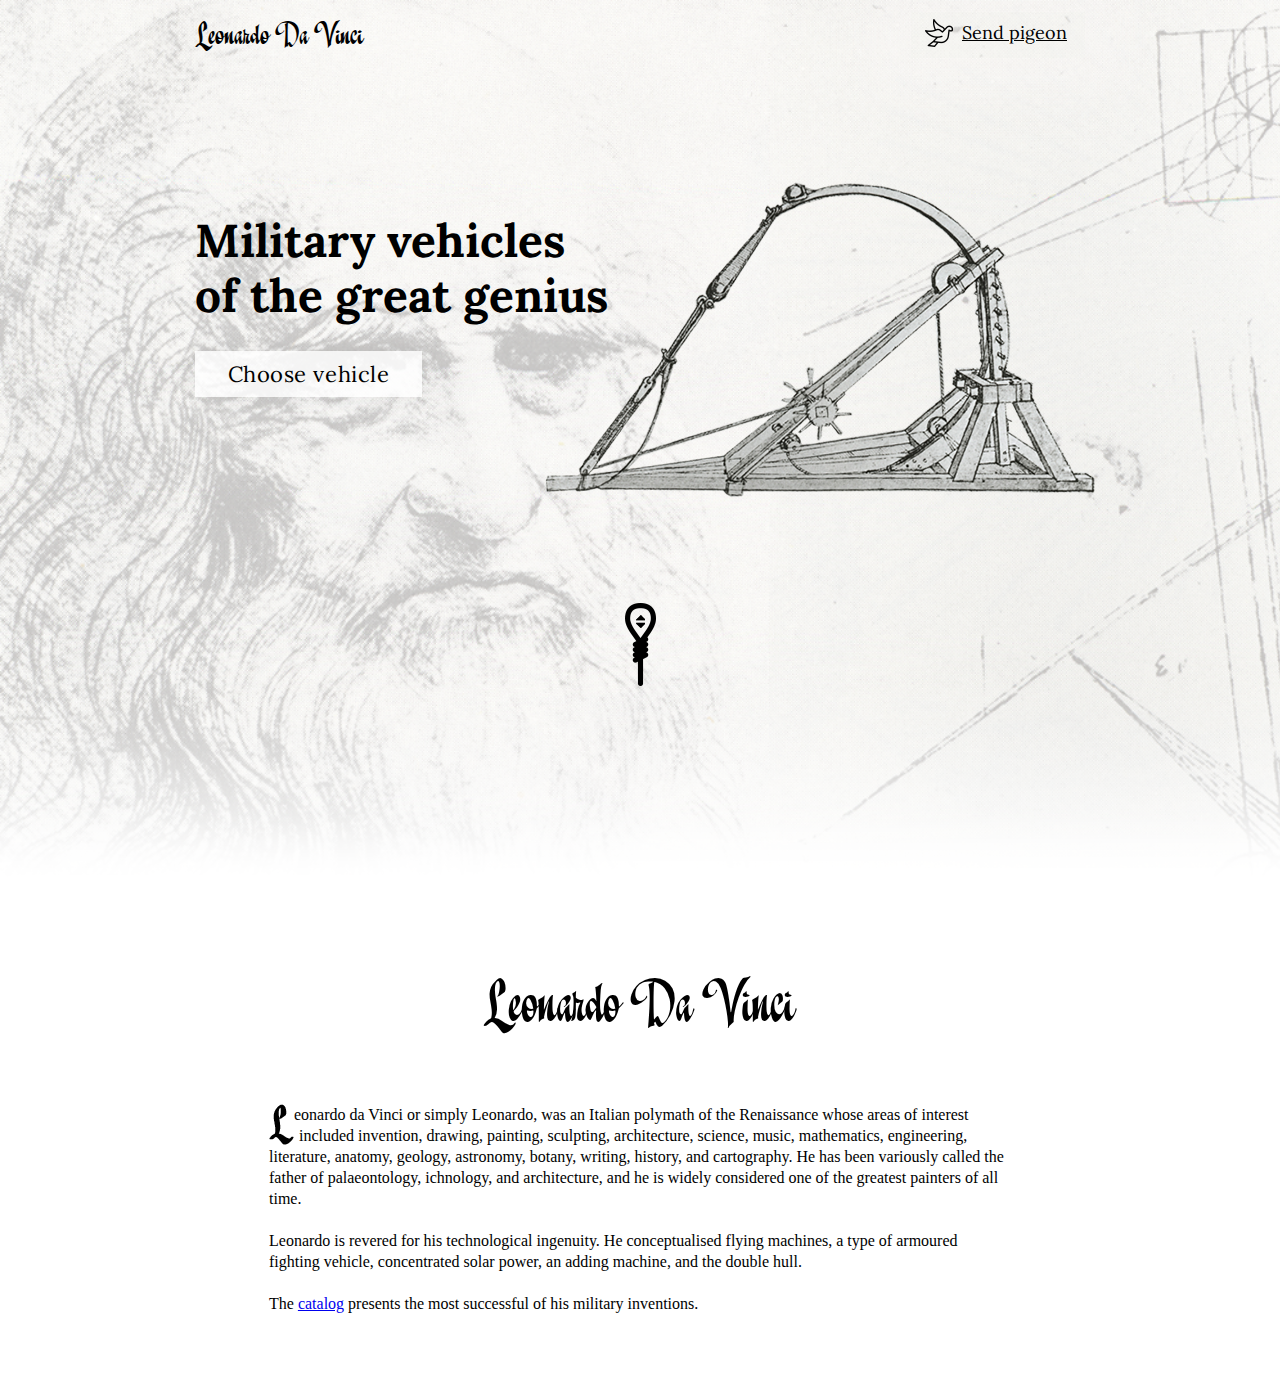
<file: index.html>
<!DOCTYPE html>
<html lang="en">
<head>
  <meta charset="UTF-8">
  <meta name="viewport" content="width=device-width, initial-scale=1.0">
  <link rel="stylesheet" href="css/styles.css">
  <title>Leonardo Da Vinci</title>
</head>
<body>
  <div class="wrapper">
      <section class="fullscreen">
        <div class="welcome">
          <div class="conteiner">
            <div class="welcome_nav">
              <h2 class="nav_logo">Leonardo Da Vinci</h2>
                <a href="#" class="nav_button">
                  <img class="button_img" src="/images/icons/dove.png" alt="" />
                  <p class="button_info">Send pigeon</p>
                </a>
            </div>
            <div class="welcome_info">
              <h1 class="welcome_title">
                Military vehicles <br />of the great genius
              </h1>
              <button class="welcome_button">
                <p>Choose vehicle</p>
              </button>
            </div>
            <div class="welcome_nextBlock">
              <a href="#aboutLeo">
                <img src="/images/icons/loop.png" alt="">
                <img class="arrows" src="/images/icons/arrows.png" alt="">
              </a>
            </div>
          </div>
        </div>
      </section>

      <div class="aboutLeo">
        <div class="conteiner">
          <h2>Leonardo Da Vinci</h2>
          <p> <img class="capitalLetter" src="images/icons/capitalLetter.png" alt="">eonardo da Vinci or simply Leonardo, 
            was an Italian polymath of the Renaissance
            whose areas of interest <span class="Left">included</span> invention, drawing,
            painting, sculpting, architecture, science, music, mathematics, engineering,
            literature, anatomy, geology, astronomy, botany, writing, history, and cartography.
            He has been variously called the father of palaeontology, ichnology,
            and architecture,
            and he is widely considered one of the greatest painters of all time.
            <br><br>
            Leonardo is revered for his technological ingenuity. He conceptualised
            flying machines, a type of armoured fighting vehicle, concentrated solar power,
             an adding machine, and the double hull.
            <br><br>
            The <a href="#">catalog</a> presents the most successful of his military inventions.</p>
        </div>
        <a name="aboutLeo"></a>
      </div>
  </div>
</body>
</html>
</file>
<file: css/styles.css>
@import url("https://fonts.googleapis.com/css2?family=PT+Serif:wght@400;700&display=swap");
@import url("https://fonts.googleapis.com/css2?family=Lora:wght@400;700&display=swap");
* {
  padding: 0;
  margin: 0;
  border: 0; }

*, *:before, *:after {
  -moz-box-sizing: border-box;
  -webkit-box-sizing: border-box;
  box-sizing: border-box; }

:focus, :active {
  outline: none; }

a:focus, a:active {
  outline: none; }

nav, footer, header, aside {
  display: block; }

html, body {
  height: 100%;
  width: 100%;
  font-size: 100%;
  line-height: 1;
  font-size: 14px;
  -ms-text-size-adjust: 100%;
  -moz-text-size-adjust: 100%;
  -webkit-text-size-adjust: 100%; }

input, button, textarea {
  font-family: inherit; }

input::-ms-clear {
  display: none; }

button {
  cursor: pointer; }

button::-moz-focus-inner {
  padding: 0;
  border: 0; }

a, a:vizited {
  text-decoration: none; }

a:hover {
  text-decoration: none; }

ul, li {
  list-style: none; }

img {
  vertical-align: top; }

h1, h2, h3, h4, h5, h6 {
  font-size: inherit;
  font-weight: 400; }

@font-face {
  font-family: 'ChristmasScriptC';
  src: url("../fonts/ChristmasScriptC.eot");
  src: local("../fonts/Christmas ScriptC Regular"), local("../fonts/ChristmasScriptC"), url("../fonts/ChristmasScriptC.eot?#iefix") format("embedded-opentype"), url("../fonts/ChristmasScriptC.woff") format("woff"), url("../fonts/ChristmasScriptC.ttf") format("truetype");
  font-weight: normal;
  font-style: normal; }

body {
  height: 100%;
  font-family: 'PTserif';
  font-size: 16px;
  background-color: white; }

.wrapper {
  display: -webkit-box;
  display: -ms-flexbox;
  display: flex;
  -webkit-box-orient: vertical;
  -webkit-box-direction: normal;
  -ms-flex-direction: column;
  flex-direction: column;
  min-height: 100vh; }

.conteiner {
  max-width: 910px;
  margin: 0 auto; }

.welcome {
  min-width: 100%;
  min-height: 100vh;
  background: url(../images/Welcome_Leo.png) 0 0/cover no-repeat; }

.welcome_nav {
  display: -webkit-box;
  display: -ms-flexbox;
  display: flex;
  -webkit-box-pack: justify;
  -ms-flex-pack: justify;
  justify-content: space-between;
  -webkit-box-align: center;
  -ms-flex-align: center;
  align-items: center;
  padding: 12px 10px 0; }

.nav_logo {
  font-family: ChristmasScriptC;
  line-height: 1.2;
  font-weight: 400;
  color: #000000;
  font-size: 32px; }

.nav_button {
  display: -webkit-box;
  display: -ms-flexbox;
  display: flex;
  -webkit-box-pack: justify;
  -ms-flex-pack: justify;
  justify-content: space-between;
  -webkit-box-align: center;
  -ms-flex-align: center;
  align-items: center;
  width: 174px;
  height: 46px;
  background-color: rgba(246, 245, 242, 0.3);
  -webkit-box-shadow: 0px 0px 47px 40px rgba(251, 249, 249, 0.3);
  box-shadow: 0px 0px 47px 40px rgba(251, 249, 249, 0.3);
  padding: 7px 18px 11px 14px; }

.button_info {
  font-family: Lora;
  font-size: 18px;
  line-height: 1.2;
  font-weight: 400;
  text-decoration: underline;
  color: #000000; }

.welcome_info {
  margin: 124px 0 113px;
  width: 100%;
  height: 316px;
  display: -webkit-box;
  display: -ms-flexbox;
  display: flex;
  -webkit-box-orient: vertical;
  -webkit-box-direction: normal;
  -ms-flex-direction: column;
  flex-direction: column;
  padding: 0 10px;
  background: url(../images/catapult.png) center right no-repeat; }

.welcome_title {
  font-family: Lora;
  font-size: 46px;
  line-height: 1.2;
  font-weight: 700;
  color: #000000;
  margin: 31px 0 28px; }

.welcome_button {
  width: 227px;
  height: 46px;
  background-color: rgba(255, 255, 255, 0.8);
  -webkit-box-shadow: 0px 0px 14px 3px rgba(0, 0, 0, 0.05);
  box-shadow: 0px 0px 14px 3px rgba(0, 0, 0, 0.05); }
  .welcome_button p {
    font-family: Lora;
    font-size: 22px;
    line-height: 1.2;
    font-weight: 400;
    letter-spacing: 0.025em;
    color: #000000; }

.welcome_nextBlock {
  display: -webkit-box;
  display: -ms-flexbox;
  display: flex;
  -webkit-box-pack: center;
  -ms-flex-pack: center;
  justify-content: center;
  -webkit-box-align: center;
  -ms-flex-align: center;
  align-items: center;
  width: 31px;
  height: 83px;
  margin: 0 auto; }
  .welcome_nextBlock a {
    z-index: 1; }
    .welcome_nextBlock a .arrows {
      -webkit-transform: translate(11px, -71px);
      -ms-transform: translate(11px, -71px);
      transform: translate(11px, -71px); }

.aboutLeo {
  width: 100%;
  min-height: 477px;
  background-color: white;
  -webkit-box-shadow: 0 0 50px 50px white;
  box-shadow: 0 0 50px 50px white;
  display: -webkit-box;
  display: -ms-flexbox;
  display: flex;
  -webkit-box-pack: center;
  -ms-flex-pack: center;
  justify-content: center;
  -webkit-box-align: center;
  -ms-flex-align: center;
  align-items: center; }
  .aboutLeo .capitalLetter {
    float: left;
    width: 25px;
    height: 41px; }
  .aboutLeo .Left {
    margin: 0 0 0 5px; }
  .aboutLeo .conteiner h2 {
    font-family: ChristmasScriptC;
    line-height: 1.2;
    font-weight: 400;
    color: #000000;
    max-width: 315px;
    font-size: 60px;
    margin: 0 auto 64px; }
  .aboutLeo .conteiner p {
    font-family: 'PTserif';
    font-size: 16px;
    line-height: 21px;
    font-weight: 400;
    color: #000000;
    width: 742px;
    height: 205px;
    text-align: left; }
</file>
